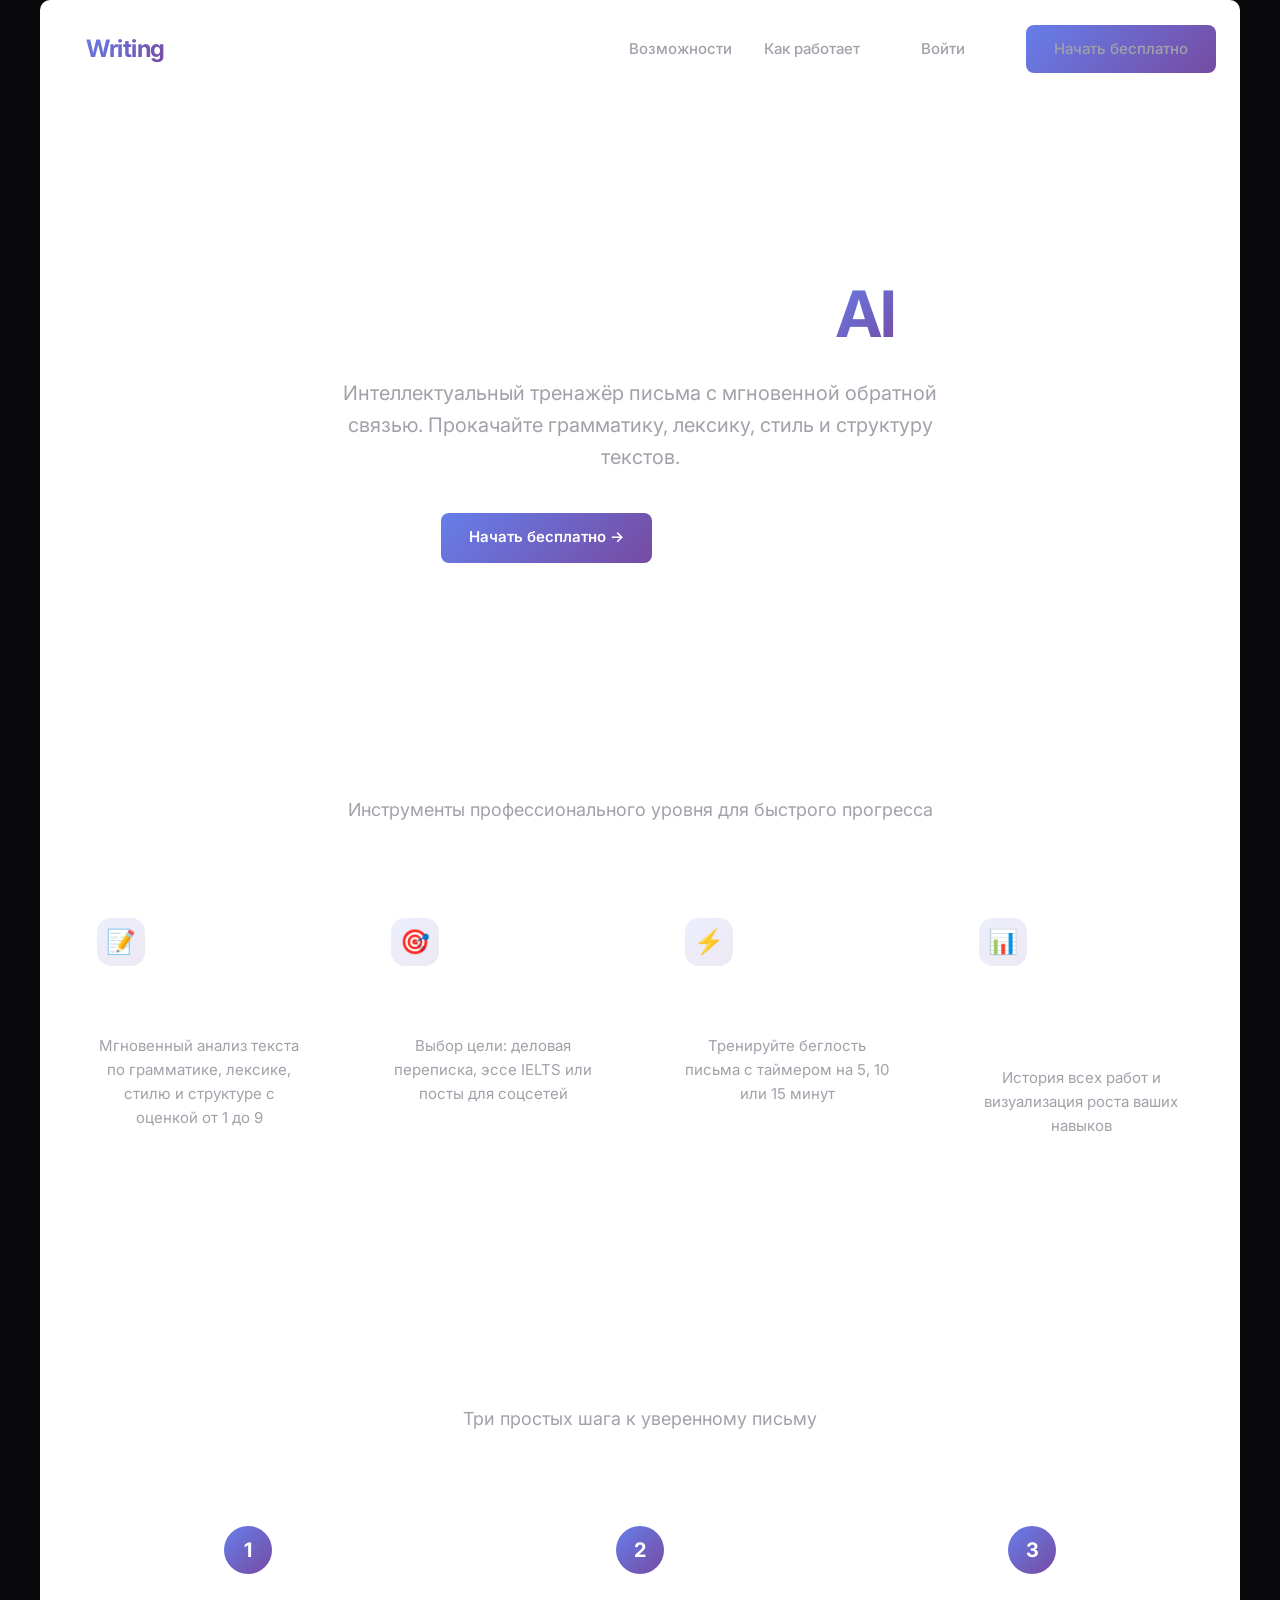
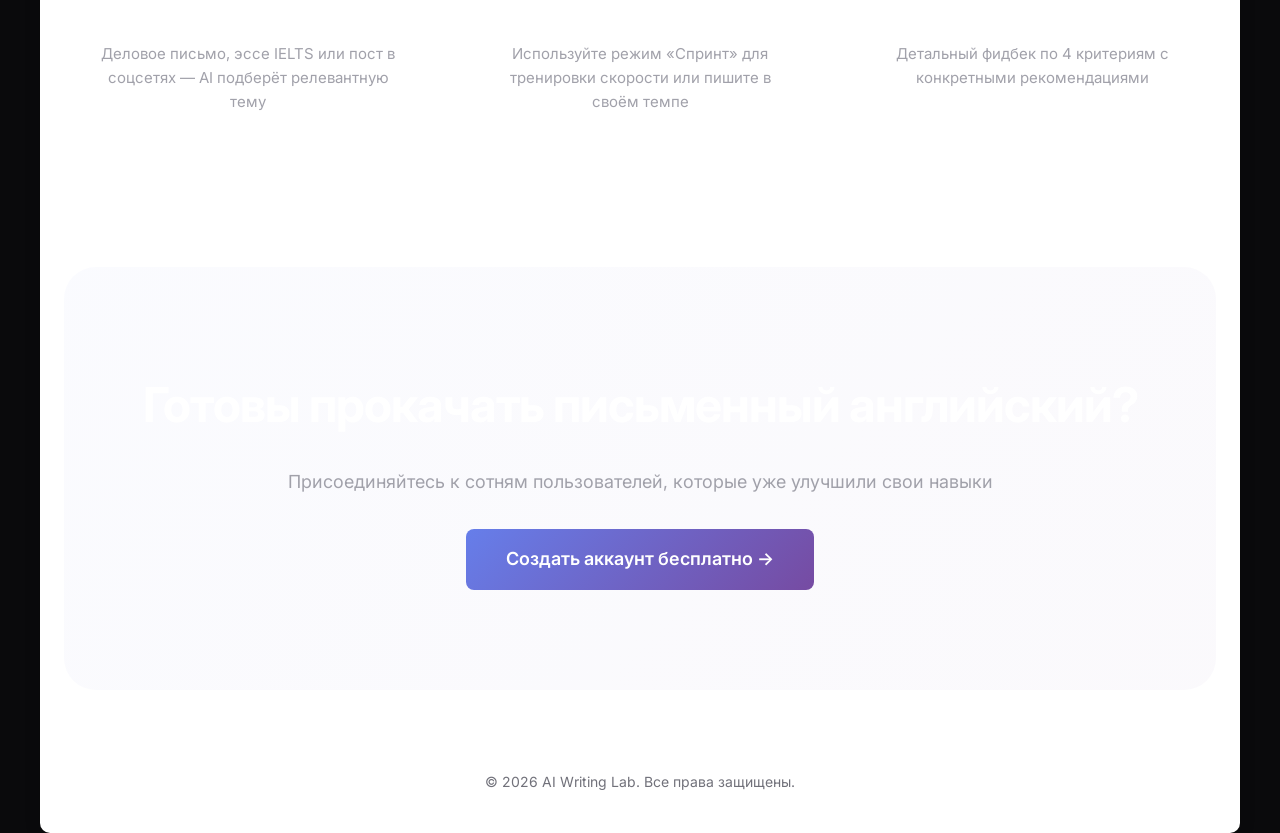
<file: index.html>
<!DOCTYPE html>
<html lang="ru">
<head>
    <meta charset="UTF-8">
    <meta name="viewport" content="width=device-width, initial-scale=1.0">
    <title>AI Writing Lab — интеллектуальный тренажёр письменного английского</title>
    <link rel="stylesheet" href="css/style.css">
    <link rel="preconnect" href="https://fonts.googleapis.com">
    <link rel="preconnect" href="https://fonts.gstatic.com" crossorigin>
    <link href="https://fonts.googleapis.com/css2?family=Inter:wght@400;500;600;700&display=swap" rel="stylesheet">
    <style>
        * { margin: 0; padding: 0; box-sizing: border-box; }
        body { font-family: 'Inter', sans-serif; background: #0a0a0c; color: #ffffff; line-height: 1.6; }
        .gradient-text { background: linear-gradient(135deg, #667eea 0%, #764ba2 100%); -webkit-background-clip: text; -webkit-text-fill-color: transparent; background-clip: text; }
        .container { max-width: 1200px; margin: 0 auto; padding: 0 24px; }
        
        /* Header */
        .navbar { display: flex; justify-content: space-between; align-items: center; padding: 24px 0; border-bottom: 1px solid rgba(255,255,255,0.06); }
        .logo { font-size: 24px; font-weight: 700; letter-spacing: -0.5px; }
        .nav-links { display: flex; gap: 32px; align-items: center; }
        .nav-links a { color: #a1a1aa; text-decoration: none; font-weight: 500; transition: color 0.2s; font-size: 15px; }
        .nav-links a:hover { color: #ffffff; }
        .btn-primary { background: linear-gradient(135deg, #667eea 0%, #764ba2 100%); color: white; border: none; padding: 12px 28px; border-radius: 8px; font-weight: 600; font-size: 15px; cursor: pointer; transition: opacity 0.2s, transform 0.2s; text-decoration: none; display: inline-block; }
        .btn-primary:hover { opacity: 0.9; transform: translateY(-1px); }
        .btn-outline { background: transparent; color: white; border: 1px solid rgba(255,255,255,0.2); padding: 12px 28px; border-radius: 8px; font-weight: 600; font-size: 15px; cursor: pointer; transition: all 0.2s; text-decoration: none; display: inline-block; }
        .btn-outline:hover { border-color: rgba(255,255,255,0.4); background: rgba(255,255,255,0.02); }
        
        /* Hero */
        .hero { padding: 100px 0 80px; text-align: center; }
        .hero h1 { font-size: 64px; font-weight: 700; letter-spacing: -1.5px; line-height: 1.2; margin-bottom: 24px; }
        .hero p { font-size: 20px; color: #a1a1aa; max-width: 600px; margin: 0 auto 40px; }
        .hero-buttons { display: flex; gap: 16px; justify-content: center; }
        
        /* Features */
        .features { padding: 80px 0; }
        .section-title { font-size: 36px; font-weight: 700; text-align: center; margin-bottom: 16px; letter-spacing: -0.5px; }
        .section-subtitle { text-align: center; color: #a1a1aa; font-size: 18px; margin-bottom: 60px; }
        .features-grid { display: grid; grid-template-columns: repeat(4, 1fr); gap: 24px; }
        .feature-card { background: rgba(255,255,255,0.02); border: 1px solid rgba(255,255,255,0.04); border-radius: 20px; padding: 32px; transition: all 0.3s; }
        .feature-card:hover { background: rgba(255,255,255,0.03); border-color: rgba(255,255,255,0.08); transform: translateY(-4px); }
        .feature-icon { width: 48px; height: 48px; background: linear-gradient(135deg, #667eea20 0%, #764ba220 100%); border-radius: 14px; display: flex; align-items: center; justify-content: center; margin-bottom: 24px; font-size: 24px; }
        .feature-card h3 { font-size: 20px; font-weight: 600; margin-bottom: 12px; }
        .feature-card p { color: #a1a1aa; font-size: 15px; }
        
        /* How it works */
        .how-it-works { padding: 80px 0; }
        .steps { display: grid; grid-template-columns: repeat(3, 1fr); gap: 24px; margin-top: 48px; }
        .step { text-align: center; padding: 32px; background: rgba(255,255,255,0.02); border: 1px solid rgba(255,255,255,0.04); border-radius: 20px; }
        .step-number { width: 48px; height: 48px; background: linear-gradient(135deg, #667eea 0%, #764ba2 100%); border-radius: 50%; display: flex; align-items: center; justify-content: center; margin: 0 auto 24px; font-weight: 700; font-size: 20px; }
        .step h3 { font-size: 20px; font-weight: 600; margin-bottom: 12px; }
        .step p { color: #a1a1aa; font-size: 15px; }
        
        /* CTA */
        .cta { padding: 100px 0; text-align: center; background: linear-gradient(135deg, #667eea08 0%, #764ba208 100%); border-radius: 32px; margin: 40px 0; }
        .cta h2 { font-size: 48px; font-weight: 700; margin-bottom: 24px; letter-spacing: -1px; }
        .cta p { font-size: 18px; color: #a1a1aa; margin-bottom: 32px; }
        
        /* Footer */
        .footer { padding: 40px 0; border-top: 1px solid rgba(255,255,255,0.06); text-align: center; color: #71717a; font-size: 14px; }
        
        @media (max-width: 768px) {
            .hero h1 { font-size: 40px; }
            .features-grid, .steps { grid-template-columns: 1fr; }
            .nav-links { display: none; }
        }
    </style>
</head>
<body>
    <div class="container">
        <!-- Header -->
        <nav class="navbar">
            <div class="logo">AI<span class="gradient-text">Writing</span>Lab</div>
            <div class="nav-links">
                <a href="#features">Возможности</a>
                <a href="#how">Как работает</a>
                <a href="login.html" class="btn-outline">Войти</a>
                <a href="register.html" class="btn-primary">Начать бесплатно</a>
            </div>
        </nav>

        <!-- Hero -->
        <section class="hero">
            <h1>Пишите на английском<br>как носитель с <span class="gradient-text">AI</span></h1>
            <p>Интеллектуальный тренажёр письма с мгновенной обратной связью. Прокачайте грамматику, лексику, стиль и структуру текстов.</p>
            <div class="hero-buttons">
                <a href="register.html" class="btn-primary">Начать бесплатно →</a>
                <a href="#how" class="btn-outline">Узнать больше</a>
            </div>
        </section>

        <!-- Features -->
        <section id="features" class="features">
            <h2 class="section-title">Что вы получите</h2>
            <p class="section-subtitle">Инструменты профессионального уровня для быстрого прогресса</p>
            <div class="features-grid">
                <div class="feature-card">
                    <div class="feature-icon">📝</div>
                    <h3>AI-проверка</h3>
                    <p>Мгновенный анализ текста по грамматике, лексике, стилю и структуре с оценкой от 1 до 9</p>
                </div>
                <div class="feature-card">
                    <div class="feature-icon">🎯</div>
                    <h3>Персонализация</h3>
                    <p>Выбор цели: деловая переписка, эссе IELTS или посты для соцсетей</p>
                </div>
                <div class="feature-card">
                    <div class="feature-icon">⚡</div>
                    <h3>Режим «Спринт»</h3>
                    <p>Тренируйте беглость письма с таймером на 5, 10 или 15 минут</p>
                </div>
                <div class="feature-card">
                    <div class="feature-icon">📊</div>
                    <h3>Отслеживание прогресса</h3>
                    <p>История всех работ и визуализация роста ваших навыков</p>
                </div>
            </div>
        </section>

        <!-- How it works -->
        <section id="how" class="how-it-works">
            <h2 class="section-title">Как это работает</h2>
            <p class="section-subtitle">Три простых шага к уверенному письму</p>
            <div class="steps">
                <div class="step">
                    <div class="step-number">1</div>
                    <h3>Выберите цель</h3>
                    <p>Деловое письмо, эссе IELTS или пост в соцсетях — AI подберёт релевантную тему</p>
                </div>
                <div class="step">
                    <div class="step-number">2</div>
                    <h3>Напишите текст</h3>
                    <p>Используйте режим «Спринт» для тренировки скорости или пишите в своём темпе</p>
                </div>
                <div class="step">
                    <div class="step-number">3</div>
                    <h3>Получите разбор</h3>
                    <p>Детальный фидбек по 4 критериям с конкретными рекомендациями</p>
                </div>
            </div>
        </section>

        <!-- CTA -->
        <section class="cta">
            <h2>Готовы прокачать письменный английский?</h2>
            <p>Присоединяйтесь к сотням пользователей, которые уже улучшили свои навыки</p>
            <a href="register.html" class="btn-primary" style="font-size: 18px; padding: 16px 40px;">Создать аккаунт бесплатно →</a>
        </section>

        <!-- Footer -->
        <footer class="footer">
            <p>© 2026 AI Writing Lab. Все права защищены.</p>
        </footer>
    </div>
</body>
</html>
</file>
<file: css/style.css>
body {
    font-family: Arial, sans-serif;
    background-color: #f4f4f9;
    margin: 0;
    padding: 0;
    display: flex;
    justify-content: center;
    align-items: center;
    min-height: 100vh;
}

.auth-page {
    background: linear-gradient(135deg, #667eea 0%, #764ba2 100%);
}

.auth-container, .container {
    background: white;
    padding: 30px;
    border-radius: 10px;
    box-shadow: 0 4px 15px rgba(0,0,0,0.2);
    width: 100%;
    max-width: 400px;
    text-align: center;
}

input {
    width: 100%;
    padding: 12px;
    margin: 8px 0;
    border: 1px solid #ddd;
    border-radius: 5px;
    box-sizing: border-box;
}

button {
    width: 100%;
    padding: 12px;
    background-color: #667eea;
    color: white;
    border: none;
    border-radius: 5px;
    cursor: pointer;
    font-size: 16px;
    margin-top: 10px;
}

button:hover {
    background-color: #5a67d8;
}

.error {
    color: red;
    font-size: 14px;
    margin-top: 10px;
}

a {
    color: #667eea;
    text-decoration: none;
}
</file>
